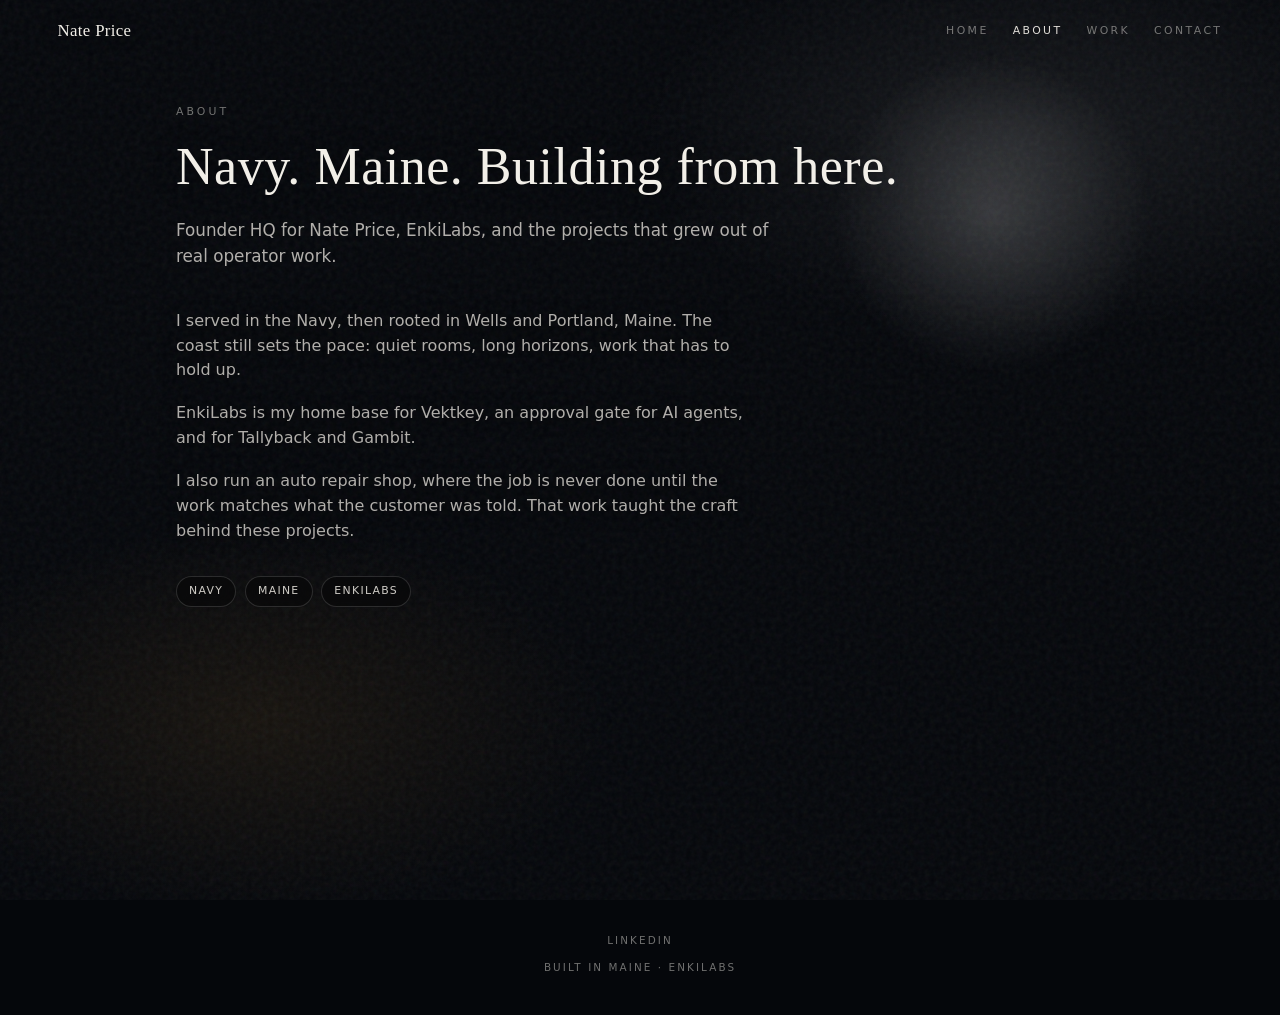
<file: about.html>
<!DOCTYPE html>
<html lang="en">
<head>
<meta charset="UTF-8" />
<meta name="viewport" content="width=device-width, initial-scale=1" />
<title>About · Nate Price</title>
<link rel="stylesheet" href="styles.css" />
</head>
<body>
  <div class="page-bg about-tint" aria-hidden="true"></div>
  <div class="moon-soft" aria-hidden="true"></div>
  <div class="orb-drift warm" aria-hidden="true"></div>
  <div class="orb-drift cool" aria-hidden="true"></div>
  <div class="grain" aria-hidden="true"></div>

  <nav class="site-nav" aria-label="Primary">
    <a class="nav-mark" href="index.html">Nate Price</a>
    <ul class="nav-links">
      <li><a href="index.html">Home</a></li>
      <li><a href="about.html" aria-current="page">About</a></li>
      <li><a href="work.html">Work</a></li>
      <li><a href="contact.html">Contact</a></li>
    </ul>
  </nav>

  <main class="page">
    <div class="wrap">
      <p class="kicker">About</p>
      <h1>Navy. Maine. Building from here.</h1>
      <p class="lede">
        Founder HQ for Nate Price, EnkiLabs, and the projects that grew out of real operator work.
      </p>

      <div class="prose">
        <p>
          I served in the Navy, then rooted in Wells and Portland, Maine. The coast still sets the pace:
          quiet rooms, long horizons, work that has to hold up.
        </p>
        <p>
          EnkiLabs is my home base for Vektkey, an approval gate for AI agents, and for Tallyback and Gambit.
        </p>
        <p>
          I also run an auto repair shop, where the job is never done until the work
          matches what the customer was told. That work taught the craft behind these projects.
        </p>
      </div>

      <div class="chips">
        <span class="chip">Navy</span>
        <span class="chip">Maine</span>
        <span class="chip">EnkiLabs</span>
      </div>
    </div>
  </main>

  <footer class="site-footer">
    <nav class="footer-socials" aria-label="Social">
      <a href="https://www.linkedin.com/in/pricenj" target="_blank" rel="noopener noreferrer">LinkedIn</a>
    </nav>
    <p class="footer-mark">Built in Maine · EnkiLabs</p>
  </footer>
</body>
</html>
</file>
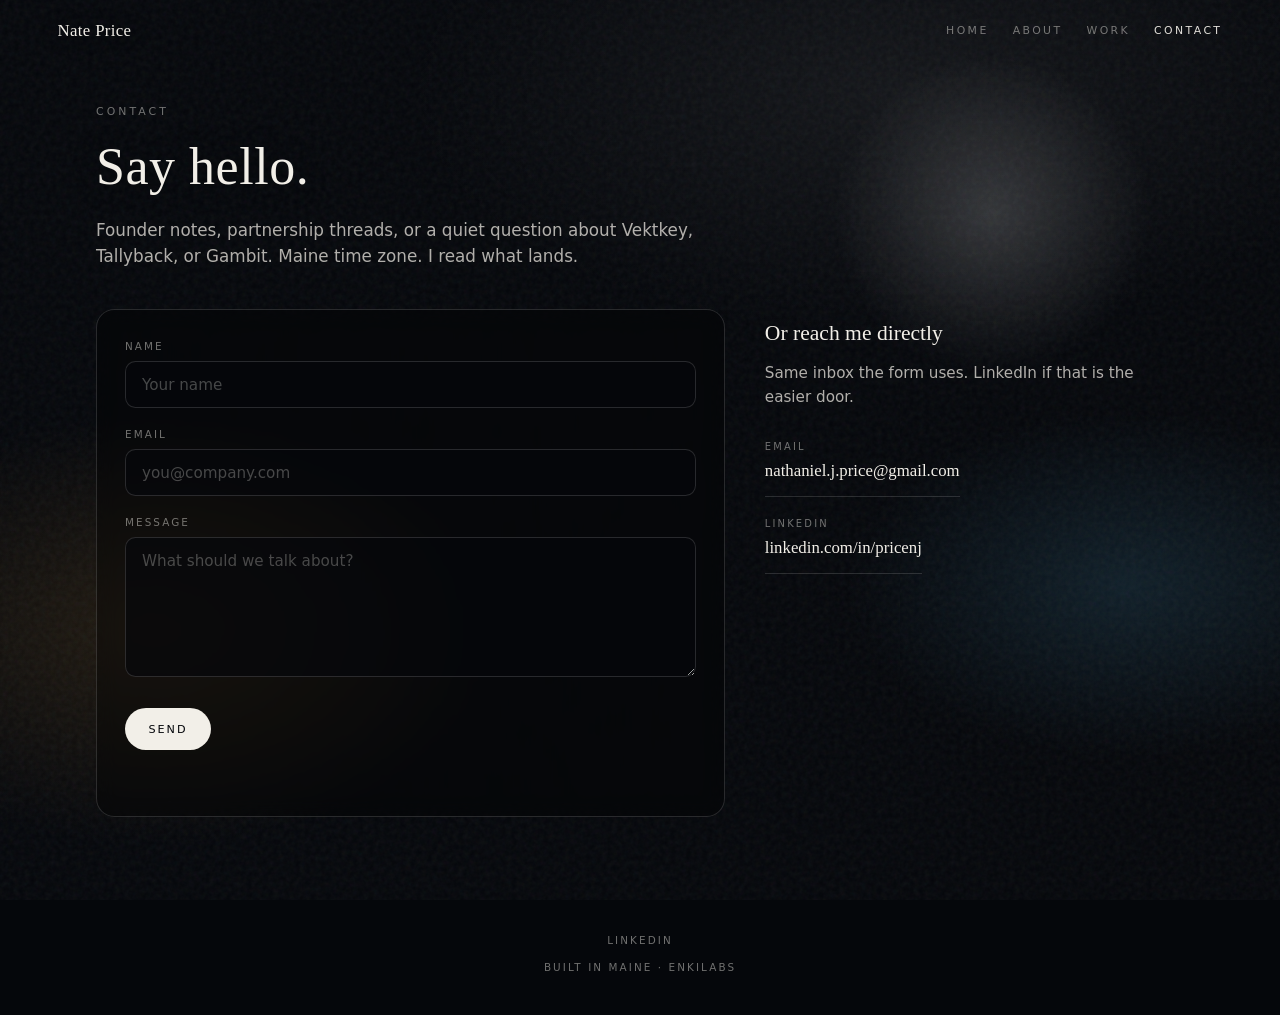
<file: contact.html>
<!DOCTYPE html>
<html lang="en">
<head>
<meta charset="UTF-8" />
<meta name="viewport" content="width=device-width, initial-scale=1" />
<title>Contact · Nate Price</title>
<link rel="stylesheet" href="styles.css" />
</head>
<body>
  <div class="page-bg" aria-hidden="true"></div>
  <div class="moon-soft" aria-hidden="true"></div>
  <div class="orb-drift warm" aria-hidden="true"></div>
  <div class="orb-drift cool" aria-hidden="true"></div>
  <div class="grain" aria-hidden="true"></div>

  <nav class="site-nav" aria-label="Primary">
    <a class="nav-mark" href="index.html">Nate Price</a>
    <ul class="nav-links">
      <li><a href="index.html">Home</a></li>
      <li><a href="about.html">About</a></li>
      <li><a href="work.html">Work</a></li>
      <li><a href="contact.html" aria-current="page">Contact</a></li>
    </ul>
  </nav>

  <main class="page">
    <div class="wrap wide">
      <p class="kicker">Contact</p>
      <h1>Say hello.</h1>
      <p class="lede">
        Founder notes, partnership threads, or a quiet question about Vektkey, Tallyback, or Gambit.
        Maine time zone. I read what lands.
      </p>

      <div class="contact-layout">
        <form id="contact-form" class="contact-form" action="https://formsubmit.co/ajax/nathaniel.j.price@gmail.com" method="POST" novalidate>
          <div class="field">
            <label for="name">Name</label>
            <input id="name" name="name" type="text" required autocomplete="name" placeholder="Your name" />
          </div>
          <div class="field">
            <label for="email">Email</label>
            <input id="email" name="email" type="email" required autocomplete="email" placeholder="you@company.com" />
          </div>
          <div class="field">
            <label for="message">Message</label>
            <textarea id="message" name="message" required placeholder="What should we talk about?"></textarea>
          </div>
          <button type="submit" class="submit-btn">Send</button>
          <p class="form-status" id="form-status" role="status" aria-live="polite"></p>
        </form>

        <aside class="aside-links">
          <h2>Or reach me directly</h2>
          <p>Same inbox the form uses. LinkedIn if that is the easier door.</p>
          <ul class="direct-list">
            <li>
              <a href="mailto:nathaniel.j.price@gmail.com">
                <span class="tag">Email</span>
                <span class="val">nathaniel.j.price@gmail.com</span>
              </a>
            </li>
            <li>
              <a href="https://www.linkedin.com/in/pricenj" target="_blank" rel="noopener noreferrer">
                <span class="tag">LinkedIn</span>
                <span class="val">linkedin.com/in/pricenj</span>
              </a>
            </li>
          </ul>
        </aside>
      </div>
    </div>
  </main>

  <footer class="site-footer">
    <nav class="footer-socials" aria-label="Social">
      <a href="https://www.linkedin.com/in/pricenj" target="_blank" rel="noopener noreferrer">LinkedIn</a>
    </nav>
    <p class="footer-mark">Built in Maine · EnkiLabs</p>
  </footer>

  <script>
    document.getElementById('contact-form').addEventListener('submit', async (e) => {
      e.preventDefault();
      const form = e.target;
      const btn = form.querySelector('.submit-btn');
      const status = document.getElementById('form-status');
      const original = btn.textContent;

      btn.disabled = true;
      btn.classList.remove('is-success', 'is-error');
      btn.textContent = 'Sending…';
      status.textContent = '';
      status.className = 'form-status';

      const payload = {
        name: form.name.value.trim(),
        email: form.email.value.trim(),
        message: form.message.value.trim(),
        _subject: 'iamnateprice.com contact',
        _template: 'table',
        _replyto: form.email.value.trim()
      };

      try {
        const res = await fetch('https://formsubmit.co/ajax/nathaniel.j.price@gmail.com', {
          method: 'POST',
          headers: {
            'Content-Type': 'application/json',
            'Accept': 'application/json'
          },
          body: JSON.stringify(payload)
        });
        const data = await res.json().catch(() => ({}));
        if (!res.ok) throw new Error(data.message || ('HTTP ' + res.status));

        btn.textContent = 'Got it. Talk soon';
        btn.classList.add('is-success');
        status.textContent = 'Message sent.';
        status.classList.add('ok');
        form.reset();
        setTimeout(() => {
          btn.textContent = original;
          btn.classList.remove('is-success');
          btn.disabled = false;
          status.textContent = '';
          status.className = 'form-status';
        }, 4000);
      } catch (err) {
        console.error(err);
        btn.textContent = 'Something went wrong';
        btn.classList.add('is-error');
        status.textContent = 'Could not send. Try again or use email.';
        status.classList.add('err');
        btn.disabled = false;
        setTimeout(() => {
          btn.textContent = original;
          btn.classList.remove('is-error');
        }, 3500);
      }
    });
  </script>
</body>
</html>
</file>
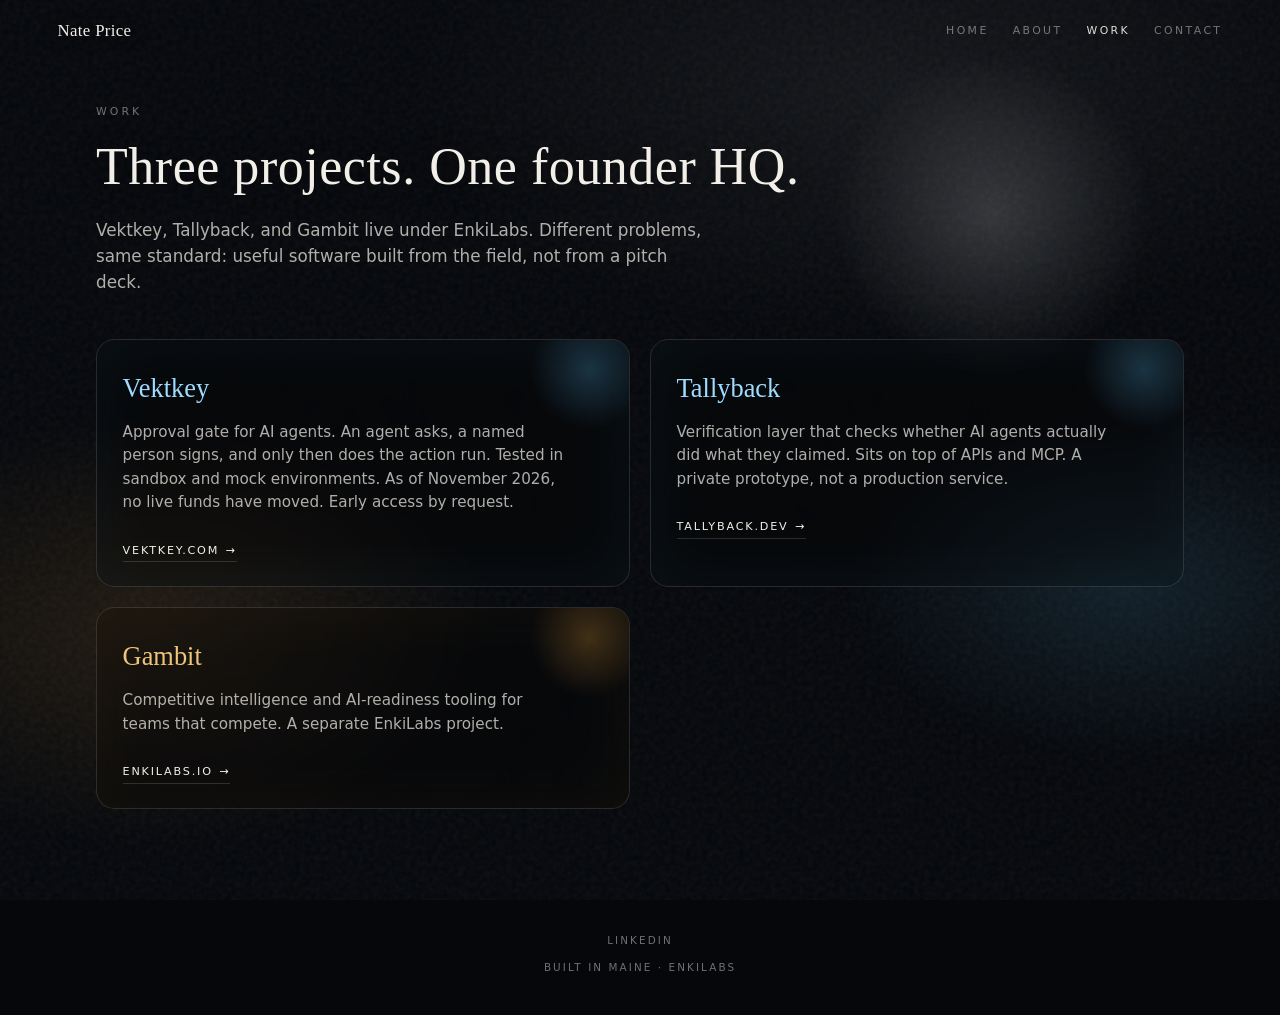
<file: work.html>
<!DOCTYPE html>
<html lang="en">
<head>
<meta charset="UTF-8" />
<meta name="viewport" content="width=device-width, initial-scale=1" />
<title>Work · Nate Price</title>
<link rel="stylesheet" href="styles.css" />
</head>
<body>
  <div class="page-bg" aria-hidden="true"></div>
  <div class="moon-soft" aria-hidden="true"></div>
  <div class="orb-drift warm" aria-hidden="true"></div>
  <div class="orb-drift cool" aria-hidden="true"></div>
  <div class="grain" aria-hidden="true"></div>

  <nav class="site-nav" aria-label="Primary">
    <a class="nav-mark" href="index.html">Nate Price</a>
    <ul class="nav-links">
      <li><a href="index.html">Home</a></li>
      <li><a href="about.html">About</a></li>
      <li><a href="work.html" aria-current="page">Work</a></li>
      <li><a href="contact.html">Contact</a></li>
    </ul>
  </nav>

  <main class="page">
    <div class="wrap wide">
      <p class="kicker">Work</p>
      <h1>Three projects. One founder HQ.</h1>
      <p class="lede">
        Vektkey, Tallyback, and Gambit live under EnkiLabs. Different problems, same standard: useful software
        built from the field, not from a pitch deck.
      </p>

      <div class="venture-grid">
        <article class="venture cool">
          <div class="glow" aria-hidden="true"></div>
          <h2>Vektkey</h2>
          <p>
            Approval gate for AI agents. An agent asks, a named person signs, and only then does the action run.
            Tested in sandbox and mock environments. As of November 2026, no live funds have moved. Early access by request.
          </p>
          <a class="link" href="https://vektkey.com" target="_blank" rel="noopener noreferrer">
            vektkey.com <span aria-hidden="true">→</span>
          </a>
        </article>

        <article class="venture cool">
          <div class="glow" aria-hidden="true"></div>
          <h2>Tallyback</h2>
          <p>
            Verification layer that checks whether AI agents actually did what they claimed.
            Sits on top of APIs and MCP. A private prototype, not a production service.
          </p>
          <a class="link" href="https://tallyback.dev" target="_blank" rel="noopener noreferrer">
            tallyback.dev <span aria-hidden="true">→</span>
          </a>
        </article>

        <article class="venture warm">
          <div class="glow" aria-hidden="true"></div>
          <h2>Gambit</h2>
          <p>
            Competitive intelligence and AI-readiness tooling for teams that compete. A separate EnkiLabs project.
          </p>
          <a class="link" href="https://enkilabs.io" target="_blank" rel="noopener noreferrer">
            enkilabs.io <span aria-hidden="true">→</span>
          </a>
        </article>
      </div>
    </div>
  </main>

  <footer class="site-footer">
    <nav class="footer-socials" aria-label="Social">
      <a href="https://www.linkedin.com/in/pricenj" target="_blank" rel="noopener noreferrer">LinkedIn</a>
    </nav>
    <p class="footer-mark">Built in Maine · EnkiLabs</p>
  </footer>
</body>
</html>
</file>
<file: styles.css>
:root {
  --amber: #e8a23a;
  --amber-soft: rgba(232, 162, 58, 0.45);
  --amber-dim: rgba(232, 162, 58, 0.12);
  --blue: #5ec8ff;
  --blue-soft: rgba(94, 200, 255, 0.4);
  --blue-dim: rgba(94, 200, 255, 0.12);
  --bone: #f2efe8;
  --bone-muted: rgba(242, 239, 232, 0.72);
  --bone-faint: rgba(242, 239, 232, 0.45);
  --ink: #05070b;
  --ink-lift: #0b1018;
  --line: rgba(255, 255, 255, 0.14);
  --serif: "Iowan Old Style", "Palatino Linotype", Palatino, Georgia, serif;
  --sans: ui-sans-serif, system-ui, -apple-system, "Segoe UI", sans-serif;
  --gutter: clamp(1.25rem, 4.5vw, 4rem);
  --chrome: 90rem;
  --frame: 58rem;
  --frame-wide: 68rem;
  --edge: max(var(--gutter), calc((100vw - var(--chrome)) / 2));
}

*, *::before, *::after { box-sizing: border-box; margin: 0; padding: 0; }

html {
  background: var(--ink);
  color: var(--bone);
  scroll-behavior: smooth;
}

body {
  min-height: 100vh;
  font-family: var(--sans);
  font-size: 1rem;
  line-height: 1.55;
  background: var(--ink);
  color: var(--bone);
  -webkit-font-smoothing: antialiased;
}

a {
  color: inherit;
  text-decoration: none;
}

a:hover { color: var(--bone); }

img { max-width: 100%; display: block; }

/* - Nav - */
.site-nav {
  position: fixed;
  top: 0;
  left: 0;
  right: 0;
  z-index: 40;
  display: flex;
  align-items: center;
  justify-content: space-between;
  padding: 1.15rem var(--edge);
  pointer-events: none;
  font-family: var(--sans);
}

.site-nav a {
  pointer-events: auto;
  transition: color 0.2s ease, opacity 0.2s ease;
}

.nav-mark {
  font-family: var(--serif);
  font-size: 1.05rem;
  letter-spacing: 0.02em;
  color: var(--bone);
  text-shadow: 0 1px 18px rgba(0, 0, 0, 0.55);
}

.nav-links {
  display: flex;
  gap: 1.5rem;
  list-style: none;
  font-size: 0.68rem;
  letter-spacing: 0.22em;
  text-transform: uppercase;
  color: var(--bone-faint);
}

.nav-links a:hover,
.nav-links a[aria-current="page"] {
  color: var(--bone);
}

.nav-links a[aria-current="page"] {
  color: rgba(242, 239, 232, 0.92);
}

/* - Inner page shell - */
.page {
  position: relative;
  min-height: 100vh;
  overflow-x: hidden;
  padding: 6.5rem 0 0;
}

.page-bg {
  position: fixed;
  inset: 0;
  z-index: 0;
  pointer-events: none;
  background:
    radial-gradient(ellipse 70% 50% at 70% 10%, rgba(255, 255, 255, 0.06), transparent 55%),
    radial-gradient(ellipse 45% 40% at 12% 70%, var(--amber-dim), transparent 60%),
    radial-gradient(ellipse 40% 35% at 88% 65%, var(--blue-dim), transparent 55%),
    var(--ink);
}

.page-bg.about-tint {
  background:
    radial-gradient(ellipse 60% 45% at 80% 15%, rgba(255, 255, 255, 0.07), transparent 50%),
    radial-gradient(ellipse 50% 40% at 20% 80%, rgba(232, 162, 58, 0.08), transparent 55%),
    var(--ink);
}

.moon-soft {
  position: fixed;
  width: min(28vw, 320px);
  height: min(28vw, 320px);
  top: 6%;
  right: 10%;
  border-radius: 50%;
  background: radial-gradient(circle, rgba(255, 255, 255, 0.16), transparent 70%);
  animation: breathe 8s ease-in-out infinite;
  mix-blend-mode: screen;
  pointer-events: none;
  z-index: 1;
}

.orb-drift {
  display: none; /* cleanup: no functionless moons */
  position: fixed;
  border-radius: 50%;
  pointer-events: none;
  mix-blend-mode: screen;
  z-index: 1;
  filter: blur(0.3px);
}

.orb-drift.warm {
  width: 7vw;
  height: 7vw;
  min-width: 56px;
  min-height: 56px;
  left: 2%;
  top: 18%;
  background: radial-gradient(circle at 35% 35%, rgba(255, 220, 160, 0.45), var(--amber) 35%, transparent 72%);
  box-shadow: 0 0 36px rgba(232, 162, 58, 0.28);
  animation: driftA 12s ease-in-out infinite, pulse 5s ease-in-out infinite;
  opacity: 0.28;
}

.orb-drift.cool {
  width: 6vw;
  height: 6vw;
  min-width: 48px;
  min-height: 48px;
  right: 3%;
  top: 22%;
  background: radial-gradient(circle at 40% 30%, rgba(200, 240, 255, 0.5), var(--blue) 40%, transparent 72%);
  box-shadow: 0 0 32px rgba(94, 200, 255, 0.25);
  animation: driftB 14s ease-in-out infinite, pulse 5.5s ease-in-out infinite 0.5s;
  opacity: 0.26;
}

.grain {
  position: fixed;
  inset: 0;
  pointer-events: none;
  opacity: 0.06;
  z-index: 2;
  background-image: url("data:image/svg+xml,%3Csvg viewBox='0 0 200 200' xmlns='http://www.w3.org/2000/svg'%3E%3Cfilter id='n'%3E%3CfeTurbulence type='fractalNoise' baseFrequency='0.85' numOctaves='3' stitchTiles='stitch'/%3E%3C/filter%3E%3Crect width='100%25' height='100%25' filter='url(%23n)'/%3E%3C/svg%3E");
}

.wrap {
  position: relative;
  z-index: 5;
  isolation: isolate;
  width: min(var(--frame), calc(100% - 2 * var(--gutter)));
  margin: 0 auto;
  padding-bottom: 5rem;
}

.wrap.wide { width: min(var(--frame-wide), calc(100% - 2 * var(--gutter))); }

.kicker {
  font-family: var(--sans);
  font-size: 0.68rem;
  letter-spacing: 0.28em;
  text-transform: uppercase;
  color: var(--bone-faint);
  margin-bottom: 1rem;
}

h1 {
  font-family: var(--serif);
  font-weight: 500;
  font-size: clamp(2rem, 4.2vw, 3.25rem);
  letter-spacing: 0.01em;
  line-height: 1.15;
  text-shadow: 0 2px 28px rgba(0, 0, 0, 0.45);
}

.lede {
  margin-top: 1.25rem;
  max-width: 38rem;
  color: var(--bone-muted);
  font-size: 1.05rem;
}

.prose {
  margin-top: 2.5rem;
  max-width: 36rem;
}

.prose p {
  text-shadow: 0 1px 18px rgba(5, 7, 11, 0.85);
  margin-bottom: 1.15rem;
  color: var(--bone-muted);
}

.prose p:last-child { margin-bottom: 0; }

.chips {
  display: flex;
  flex-wrap: wrap;
  gap: 0.55rem;
  margin-top: 2rem;
}

.chip {
  padding: 0.4rem 0.75rem;
  border: 1px solid var(--line);
  border-radius: 999px;
  background: rgba(0, 0, 0, 0.35);
  backdrop-filter: blur(8px);
  font-size: 0.68rem;
  letter-spacing: 0.12em;
  text-transform: uppercase;
  color: rgba(242, 239, 232, 0.85);
}

/* - Work cards - */
.venture-grid {
  display: grid;
  grid-template-columns: 1fr 1fr;
  gap: 1.25rem;
  margin-top: 2.75rem;
}

.venture {
  position: relative;
  padding: 1.75rem 1.6rem 1.5rem;
  border-radius: 1.15rem;
  border: 1px solid var(--line);
  background: rgba(0, 0, 0, 0.32);
  backdrop-filter: blur(10px);
  overflow: hidden;
  transition: border-color 0.25s ease, transform 0.25s ease;
}

.venture:hover {
  transform: translateY(-2px);
}

.venture.warm {
  box-shadow: inset 0 0 60px rgba(232, 162, 58, 0.06);
}

.venture.warm:hover { border-color: rgba(232, 162, 58, 0.45); }

.venture.cool {
  box-shadow: inset 0 0 60px rgba(94, 200, 255, 0.06);
}

.venture.cool:hover { border-color: rgba(94, 200, 255, 0.45); }

.venture .glow {
  position: absolute;
  width: 120px;
  height: 120px;
  border-radius: 50%;
  top: -30px;
  right: -20px;
  pointer-events: none;
  opacity: 0.55;
}

.venture.warm .glow {
  background: radial-gradient(circle, var(--amber-soft), transparent 70%);
}

.venture.cool .glow {
  background: radial-gradient(circle, var(--blue-soft), transparent 70%);
}

.venture h2 {
  font-family: var(--serif);
  font-weight: 500;
  font-size: 1.65rem;
  margin-bottom: 0.75rem;
}

.venture.warm h2 { color: #f0c57a; }
.venture.cool h2 { color: #9fdcff; }

.venture p {
  color: var(--bone-muted);
  font-size: 0.95rem;
  margin-bottom: 1.35rem;
  max-width: 28rem;
}

.venture .link {
  display: inline-flex;
  align-items: center;
  gap: 0.4rem;
  font-size: 0.7rem;
  letter-spacing: 0.16em;
  text-transform: uppercase;
  color: var(--bone);
  border-bottom: 1px solid var(--line);
  padding-bottom: 0.15rem;
  transition: border-color 0.2s ease, color 0.2s ease;
}

.venture.warm .link:hover { border-color: var(--amber); color: #f0c57a; }
.venture.cool .link:hover { border-color: var(--blue); color: #9fdcff; }

/* - Contact - */
.contact-layout {
  display: grid;
  grid-template-columns: 1.2fr 0.8fr;
  gap: 2.5rem;
  margin-top: 2.5rem;
  align-items: start;
}

.contact-form {
  display: flex;
  flex-direction: column;
  gap: 1.1rem;
  padding: 1.75rem;
  border-radius: 1.15rem;
  border: 1px solid var(--line);
  background: rgba(0, 0, 0, 0.35);
  backdrop-filter: blur(10px);
}

.field label {
  display: block;
  font-size: 0.65rem;
  letter-spacing: 0.2em;
  text-transform: uppercase;
  color: var(--bone-faint);
  margin-bottom: 0.45rem;
}

.field input,
.field textarea {
  width: 100%;
  padding: 0.85rem 1rem;
  border-radius: 0.65rem;
  border: 1px solid var(--line);
  background: rgba(5, 7, 11, 0.65);
  color: var(--bone);
  font-family: var(--sans);
  font-size: 0.95rem;
  outline: none;
  transition: border-color 0.2s ease, box-shadow 0.2s ease;
}

.field textarea {
  min-height: 140px;
  resize: vertical;
}

.field input::placeholder,
.field textarea::placeholder {
  color: rgba(242, 239, 232, 0.28);
}

.field input:focus,
.field textarea:focus {
  border-color: rgba(242, 239, 232, 0.35);
  box-shadow: 0 0 0 3px rgba(242, 239, 232, 0.06);
}

.submit-btn {
  align-self: flex-start;
  margin-top: 0.35rem;
  padding: 0.85rem 1.4rem;
  border: 1px solid rgba(242, 239, 232, 0.35);
  border-radius: 999px;
  background: var(--bone);
  color: var(--ink);
  font-family: var(--sans);
  font-size: 0.7rem;
  letter-spacing: 0.18em;
  text-transform: uppercase;
  cursor: pointer;
  transition: opacity 0.2s ease, transform 0.2s ease, background 0.2s ease;
}

.submit-btn:hover:not(:disabled) {
  transform: translateY(-1px);
  opacity: 0.92;
}

.submit-btn:disabled {
  cursor: wait;
  opacity: 0.75;
}

.submit-btn.is-success {
  background: transparent;
  color: var(--bone);
  border-color: rgba(94, 200, 255, 0.45);
}

.submit-btn.is-error {
  background: transparent;
  color: #f0c57a;
  border-color: rgba(232, 162, 58, 0.5);
}

.form-status {
  min-height: 1.25rem;
  font-size: 0.85rem;
  color: var(--bone-faint);
}

.form-status.ok { color: #9fdcff; }
.form-status.err { color: #f0c57a; }

.aside-links {
  padding: 0.5rem 0;
}

.aside-links h2 {
  font-family: var(--serif);
  font-weight: 500;
  font-size: 1.35rem;
  margin-bottom: 0.75rem;
}

.aside-links p {
  color: var(--bone-muted);
  margin-bottom: 1.5rem;
  font-size: 0.95rem;
}

.direct-list {
  list-style: none;
  display: flex;
  flex-direction: column;
  gap: 0.85rem;
}

.direct-list a {
  display: inline-flex;
  flex-direction: column;
  gap: 0.2rem;
  padding-bottom: 0.75rem;
  border-bottom: 1px solid var(--line);
  transition: color 0.2s ease;
}

.direct-list .tag {
  font-size: 0.62rem;
  letter-spacing: 0.22em;
  text-transform: uppercase;
  color: var(--bone-faint);
}

.direct-list .val {
  font-family: var(--serif);
  font-size: 1.05rem;
  color: var(--bone);
}

.direct-list a:hover .val { color: #f0c57a; }

/* - Footer - */
.site-footer {
  position: relative;
  z-index: 5;
  display: flex;
  flex-direction: column;
  align-items: center;
  gap: 0.7rem;
  padding: 2rem var(--edge) 2.5rem;
  font-family: var(--sans);
  font-size: 0.65rem;
  letter-spacing: 0.2em;
  text-transform: uppercase;
  color: var(--bone-faint);
  text-align: center;
}

.footer-socials {
  display: flex;
  flex-wrap: wrap;
  justify-content: center;
  gap: 0.5rem 1.25rem;
}

.footer-socials a {
  color: inherit;
  transition: color 0.2s ease;
}

.footer-socials a:hover {
  color: var(--bone);
}

.footer-mark {
  margin: 0;
}

.site-footer.overlay {
  position: absolute;
  left: 0;
  right: 0;
  bottom: 0;
  z-index: 6;
  text-shadow: 0 1px 12px rgba(0, 0, 0, 0.6);
}

/* - Hero page overrides - */
body.hero-page {
  overflow: hidden;
  height: 100%;
}

body.hero-page .site-nav {
  background: linear-gradient(to bottom, rgba(5, 7, 11, 0.55), transparent);
}

/* - Motion - */
@keyframes breathe {
  0%, 100% { opacity: 0.5; transform: scale(1); }
  50% { opacity: 0.85; transform: scale(1.06); }
}

@keyframes pulse {
  0%, 100% { opacity: 0.45; transform: scale(1); }
  50% { opacity: 0.75; transform: scale(1.08); }
}

@keyframes driftA {
  0%, 100% { transform: translate(0, 0); }
  50% { transform: translate(1.4vw, -1vh); }
}

@keyframes driftB {
  0%, 100% { transform: translate(0, 0); }
  50% { transform: translate(-1.2vw, 1.2vh); }
}

@media (min-width: 1400px) {
  :root {
    --frame: 66rem;
    --frame-wide: 80rem;
  }

  .page {
    padding: 7.25rem 0 0;
  }

  h1 {
    font-size: clamp(2.15rem, 2.3vw, 3.45rem);
  }

  .moon-soft {
    width: min(22vw, 440px);
    height: min(22vw, 440px);
  }
}

@media (min-width: 1900px) {
  :root {
    --frame: 70rem;
    --frame-wide: 84rem;
  }

  .page {
    padding: 8rem 0 0;
  }

  .wrap,
  .wrap.wide {
    padding-bottom: 6rem;
  }

  .lede {
    font-size: 1.1rem;
    max-width: 42rem;
  }

  .prose {
    max-width: 40rem;
  }
}

@media (max-width: 900px) {
  .venture-grid,
  .contact-layout {
    grid-template-columns: 1fr;
  }
}

@media (max-width: 720px) {
  .site-nav {
    padding: 0.85rem 4vw;
    flex-wrap: wrap;
    gap: 0.55rem 1rem;
    row-gap: 0.45rem;
    background: linear-gradient(to bottom, rgba(5, 7, 11, 0.82), rgba(5, 7, 11, 0.35) 70%, transparent);
  }

  .nav-mark {
    font-size: 0.95rem;
  }

  .nav-links {
    width: 100%;
    justify-content: flex-start;
    flex-wrap: wrap;
    gap: 0.65rem 1rem;
    font-size: 0.58rem;
    letter-spacing: 0.16em;
  }

  .page {
    padding: 5.5rem 0 0;
  }

  .wrap,
  .wrap.wide {
    width: min(100%, 92vw);
    padding-bottom: 3.5rem;
  }

  h1 {
    font-size: clamp(1.7rem, 8vw, 2.35rem);
    line-height: 1.18;
  }

  .lede {
    font-size: 0.98rem;
    margin-top: 1rem;
  }

  .prose {
    margin-top: 1.75rem;
  }

  .prose p {
    font-size: 0.95rem;
    line-height: 1.6;
  }

  .chips {
    margin-top: 1.5rem;
    gap: 0.45rem;
  }

  .chip {
    font-size: 0.6rem;
    padding: 0.35rem 0.65rem;
  }

  .venture {
    padding: 1.35rem 1.25rem 1.5rem;
  }

  .contact-form,
  .aside-links {
    width: 100%;
  }

  .site-footer {
    padding: 1.5rem 4vw 2rem;
  }
}

@media (max-width: 420px) {
  .nav-links {
    gap: 0.5rem 0.85rem;
    font-size: 0.55rem;
    letter-spacing: 0.12em;
  }

  h1 {
    font-size: 1.55rem;
  }
}

@media (prefers-reduced-motion: reduce) {
  *, *::before, *::after {
    animation-duration: 0.01ms !important;
    animation-iteration-count: 1 !important;
    transition-duration: 0.01ms !important;
  }
}
</file>
